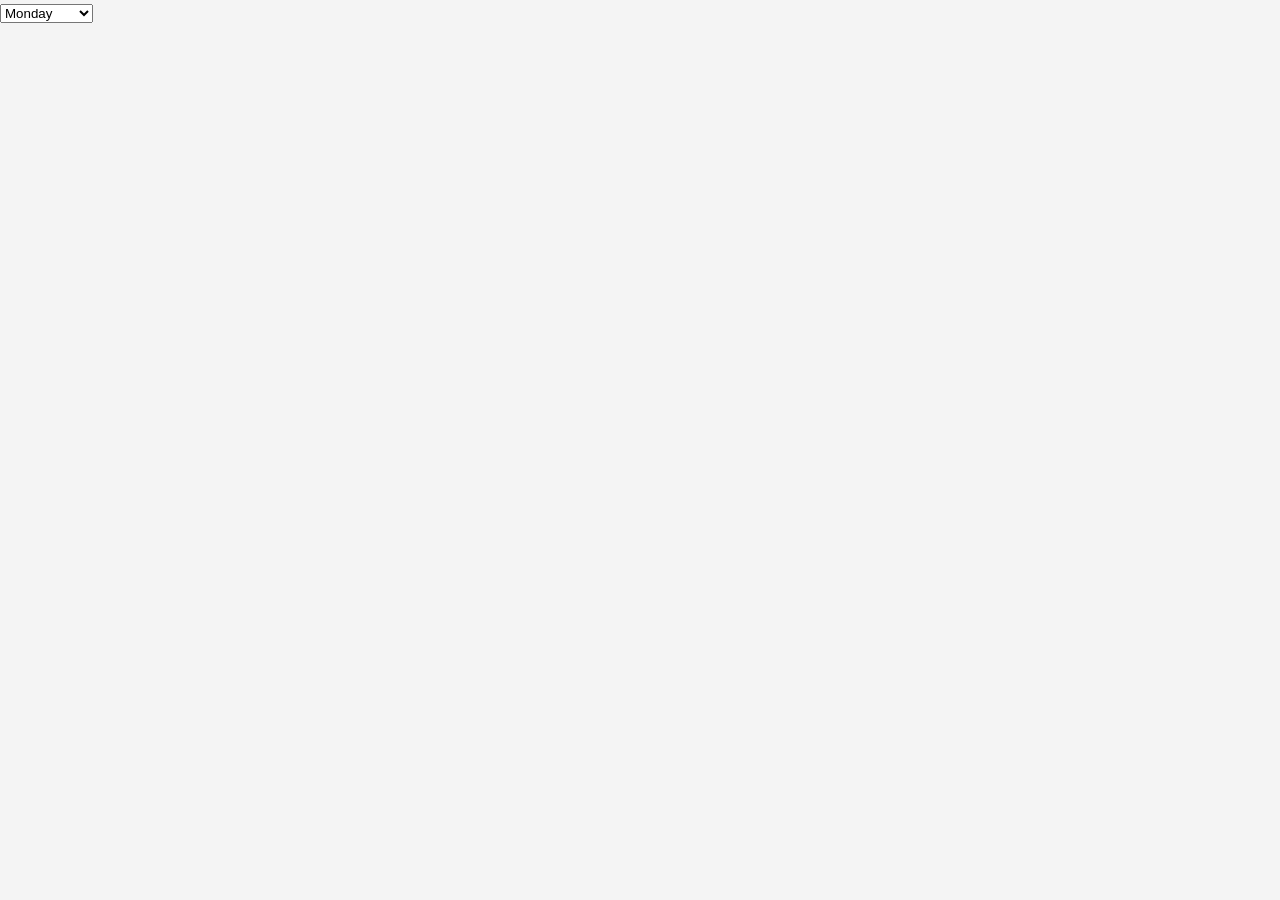
<file: index.html>
<!DOCTYPE html>
<html lang="en">
<head>
    <meta charset="UTF-8">
    <meta name="viewport" content="width=device-width, initial-scale=1.0">
    <link rel="stylesheet" href="style.css?v=2"">
    <title>Work Day Plans</title>
</head>
<body>
    <div class="day-switcher">
        <select id="day-dropdown">
          <option value="monday">Monday</option>
          <option value="tuesday">Tuesday</option>
          <option value="wednesday">Wednesday</option>
          <option value="thursday">Thursday</option>
          <option value="friday">Friday</option>
          <option value="saturday">Saturday</option>
          <option value="sunday">Sunday</option>
        </select>
      </div>
      

    <!-- Add the schedules for each day -->
    <div class="schedule-container" id="monday">
        <h2>Monday Schedule</h2>
        <!-- Add Monday's schedule here -->
        <div class="schedule">
            <div class="item">
                <div class="time" id="time-0500">5:00 AM</div>
                <div class="activity">Wake up</div>
            </div>
            <div class="item">
                <div class="time" id="time-0500-0515">5:00 AM - 5:15 AM</div>
                <div class="activity">
                    Freshen up and drink a glass of warm water with lemon<br>
                    Eat a handful of nuts
                </div>
            </div>
            <div class="item">
                <div class="time" id="time-0515">5:15 AM</div>
                <div class="activity">Pre-workout meal: A small fruit like a banana or apple</div>
            </div>
            <div class="item">
                <div class="time" id="time-0520">5:20 AM</div>
                <div class="activity">
                    Warm-up exercises:<br>
                    Jumping jacks: 2 sets x 30 seconds<br>
                    High knees: 2 sets x 30 seconds<br>
                    Arm circles: 2 sets x 30 seconds (forward and backward)<br>
                    Hip circles: 2 sets x 30 seconds (clockwise and counterclockwise)<br>
                    Leg swings: 2 sets x 30 seconds (forward and backward, side to side)
                </div>
            </div>
            <div class="item">
                <div class="time" id="time-0530-0630">5:30 AM - 6:30 AM</div>
                <div class="activity">Workout: Strength training (full body) + Plyometrics</div>
            </div>
            <div class="item">
                <div class="time" id="time-0630-0730">6:30 AM - 7:30 AM</div>
                <div class="activity">
                    Post-workout meal: Oats with super seed mix (flax, pumpkin, chia, sunflower), almond milk, and mixed berries<br>
                    Shower and get ready for work
                </div>
            </div>
            <div class="item">
                <div class="time" id="time-0800">8:00 AM</div>
                <div class="activity">Work</div>
            </div>
            <div class="item">
                <div class="time" id="time-1000">10:00 AM</div>
                <div class="activity">Mid-morning snack: Greek yogurt (or dairy-free alternative) with nuts and berries</div>
            </div>
            <div class="item">
                <div class="time" id="time-1230">12:30 PM</div>
                <div class="activity">Lunch: Okra (bhindi) stir-fry with whole wheat chapatis (limited to 2)</div>
            </div>
            <div class="item">
                <div class="time" id="time-1600">4:00 PM</div>
                <div class="activity">Work ends</div>
            </div>
            <div class="item">
                <div class="time" id="time-1630">4:30 PM</div>
                <div class="activity">Afternoon snack: Roasted chickpeas with your favorite spices</div>
            </div>
            <div class="item">
                <div class="time" id="time-1700-1800">5:00 PM - 6:00 PM</div>
                <div class="activity">Spare time: Use this time for personal activities or relaxation</div>
            </div>
            <div class="item">
                <div class="time" id="time-1800">6:00 PM</div>
                <div class="activity">Dinner: Raw banana and potato curry with whole wheat chapatis (limited to 2)</div>
            </div>
            <div class="item">
                <div class="time" id="time-1900-2100">7:00 PM - 9:00 PM</div>
                <div class="activity">Personal time / family time: Engage in personal or family activities, relaxation, or hobbies</div>
            </div>
            <div class="item">
                <div class="time" id="time-2100-2200">9:00 PM - 10:00 PM</div>
                <div class="activity">Work</div>
            </div>
            <div class="item">
                <div class="time" id="time-2200">10:00 PM</div>
                <div class="activity">Evening snack (optional): Yogurt with a spoonful of honey and a sprinkle of cinnamon</div>
            </div>
            <div class="item">
                <div class="time" id="time-2230">10:30 PM</div>
                <div class="activity">Wind down and prepare for bed: Relax, stretch, or practice deep breathing exercises to help wind down</div>
            </div>
            <div class="item">
                <div class="time" id="time-2300">11:00 PM</div>
                <div class="activity">Sleep</div>
            </div>
        </div>
    </div>
    <div class="schedule-container" id="tuesday">
        <h2>Tuesday Schedule</h2>
        <!-- Add Tuesday's schedule here -->
    </div>
      
    <!-- <div class="container">
        <h1>Work Day Plans - Monday</h1>
        
    </div> -->
    <script src="script.js?v=3""></script>

</body>
</html>
</file>
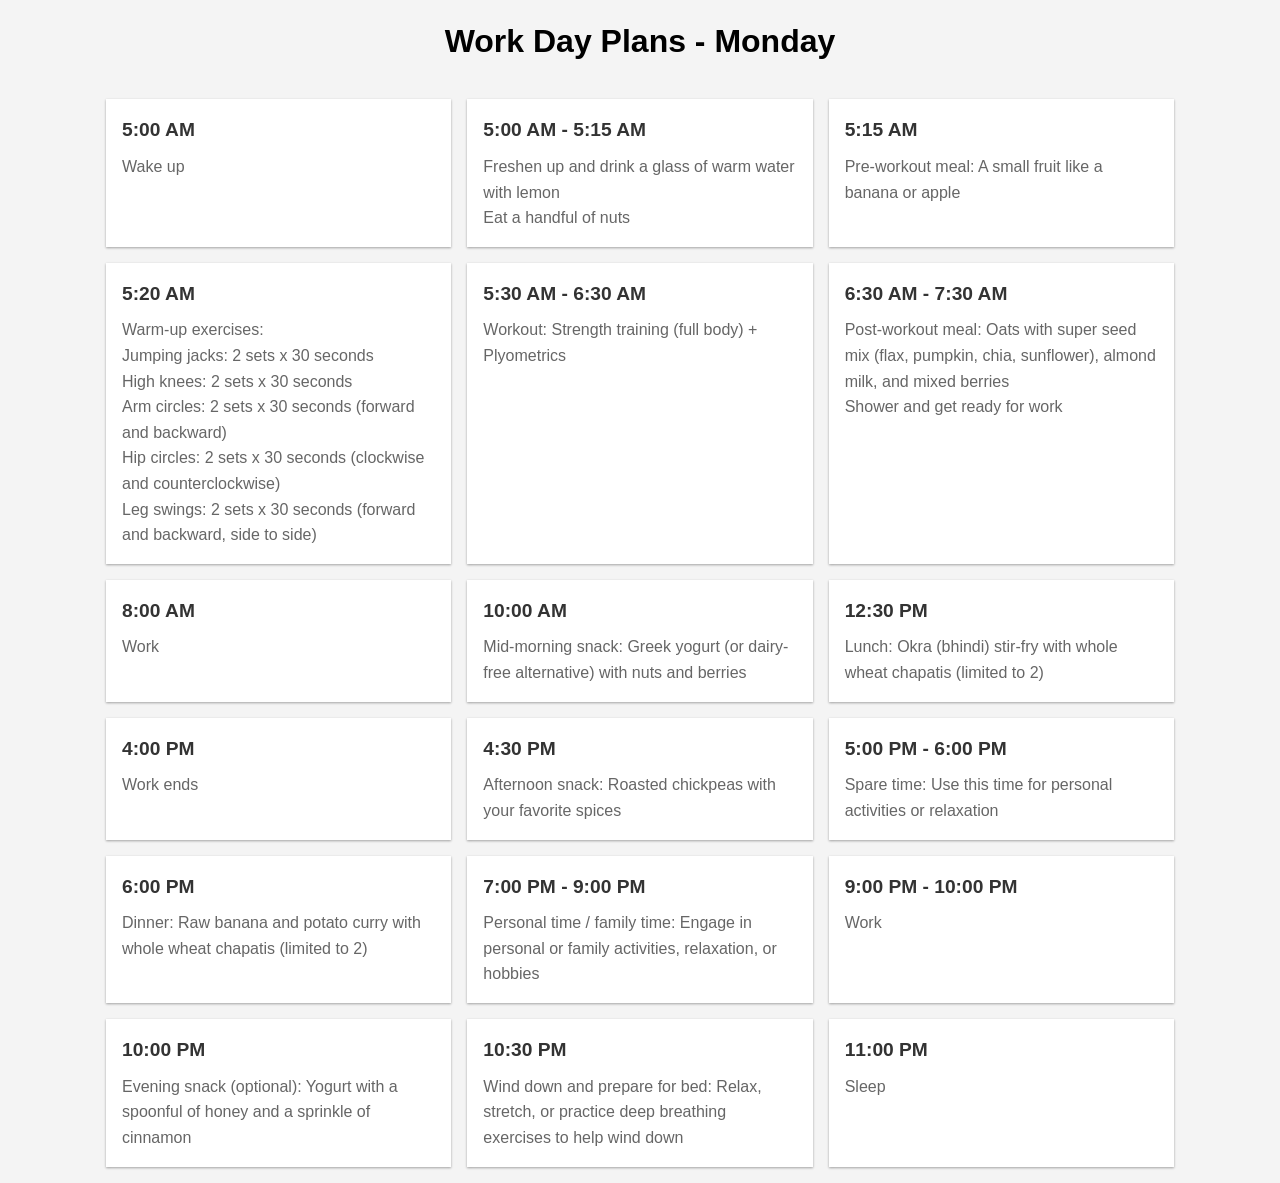
<file: schedule.html>
<!DOCTYPE html>
<html lang="en">
<head>
    <meta charset="UTF-8">
    <meta name="viewport" content="width=device-width, initial-scale=1.0">
    <link rel="stylesheet" href="style.css">
    <title>Work Day Plans</title>
</head>
<body>
    <div class="container">
        <h1>Work Day Plans - Monday</h1>
        <div class="schedule">
            <div class="item">
                <div class="time">5:00 AM</div>
                <div class="activity">Wake up</div>
            </div>
            <div class="item">
                <div class="time">5:00 AM - 5:15 AM</div>
                <div class="activity">
                    Freshen up and drink a glass of warm water with lemon<br>
                    Eat a handful of nuts
                </div>
            </div>
            <div class="item">
                <div class="time">5:15 AM</div>
                <div class="activity">Pre-workout meal: A small fruit like a banana or apple</div>
            </div>
            <div class="item">
                <div class="time">5:20 AM</div>
                <div class="activity">
                    Warm-up exercises:<br>
                    Jumping jacks: 2 sets x 30 seconds<br>
                    High knees: 2 sets x 30 seconds<br>
                    Arm circles: 2 sets x 30 seconds (forward and backward)<br>
                    Hip circles: 2 sets x 30 seconds (clockwise and counterclockwise)<br>
                    Leg swings: 2 sets x 30 seconds (forward and backward, side to side)
                </div>
            </div>
            <div class="item">
                <div class="time">5:30 AM - 6:30 AM</div>
                <div class="activity">Workout: Strength training (full body) + Plyometrics</div>
            </div>
            <div class="item">
                <div class="time">6:30 AM - 7:30 AM</div>
                <div class="activity">
                    Post-workout meal: Oats with super seed mix (flax, pumpkin, chia, sunflower), almond milk, and mixed berries<br>
                    Shower and get ready for work
                </div>
            </div>
            <div class="item">
                <div class="time">8:00 AM</div>
                <div class="activity">Work</div>
            </div>
            <div class="item">
                <div class="time">10:00 AM</div>
                <div class="activity">Mid-morning snack: Greek yogurt (or dairy-free alternative) with nuts and berries</div>
            </div>
            <div class="item">
                <div class="time">12:30 PM</div>
                <div class="activity">Lunch: Okra (bhindi) stir-fry with whole wheat chapatis (limited to 2)</div>
            </div>
            <div class="item">
                <div class="time">4:00 PM</div>
                <div class="activity">Work ends</div>
            </div>
            <div class="item">
                <div class="time">4:30 PM</div>
                <div class="activity">Afternoon snack: Roasted chickpeas with your favorite spices</div>
            </div>
            <div class="item">
                <div class="time">5:00 PM - 6:00 PM</div>
                <div class="activity">Spare time: Use this time for personal activities or relaxation</div>
            </div>
            <div class="item">
                <div class="time">6:00 PM</div>
                <div class="activity">Dinner: Raw banana and potato curry with whole wheat chapatis (limited to 2)</div>
            </div>
            <div class="item">
                <div class="time">7:00 PM - 9:00 PM</div>
                <div class="activity">Personal time / family time: Engage in personal or family activities, relaxation, or hobbies</div>
            </div>
            <div class="item">
                <div class="time">9:00 PM - 10:00 PM</div>
                <div class="activity">Work</div>
            </div>
            <div class="item">
                <div class="time">10:00 PM</div>
                <div class="activity">Evening snack (optional): Yogurt with a spoonful of honey and a sprinkle of cinnamon</div>
            </div>
            <div class="item">
                <div class="time">10:30 PM</div>
                <div class="activity">Wind down and prepare for bed: Relax, stretch, or practice deep breathing exercises to help wind down</div>
            </div>
            <div class="item">
                <div class="time">11:00 PM</div>
                <div class="activity">Sleep</div>
            </div>
        </div>
    </div>
</body>
</html>
</file>
<file: style.css>
* {
    box-sizing: border-box;
    margin: 0;
    padding: 0;
}

body {
    font-family: Arial, sans-serif;
    line-height: 1.6;
    background-color: #f4f4f4;
}

.container {
    max-width: 1100px;
    margin: 0 auto;
    padding: 1rem;
}

h1 {
    text-align: center;
    margin-bottom: 2rem;
}

.schedule {
    display: grid;
    grid-template-columns: repeat(auto-fit, minmax(300px, 1fr));
    grid-gap: 1rem;
}

.item {
    background-color: #fff;
    padding: 1rem;
    box-shadow: 0 1px 3px rgba(0, 0, 0, 0.12), 0 1px 2px rgba(0, 0, 0, 0.24);
    transition: all 0.3s cubic-bezier(.25, .8, .25, 1);
}

.item:hover {
    box-shadow: 0 14px 28px rgba(0, 0, 0, 0.25), 0 10px 10px rgba(0, 0, 0, 0.22);
}

.time {
    font-weight: bold;
    font-size: 1.2rem;
    color: #333;
    margin-bottom: 0.5rem;
}

.activity {
    font-size: 1rem;
    color: #666;
}

.highlight .activity {
    background-color: #f0f0f0;
    border: 1px solid #ccc;
    border-radius: 5px;
    padding: 5px;
}

.schedule-container {
    display: none;
  }
</file>
